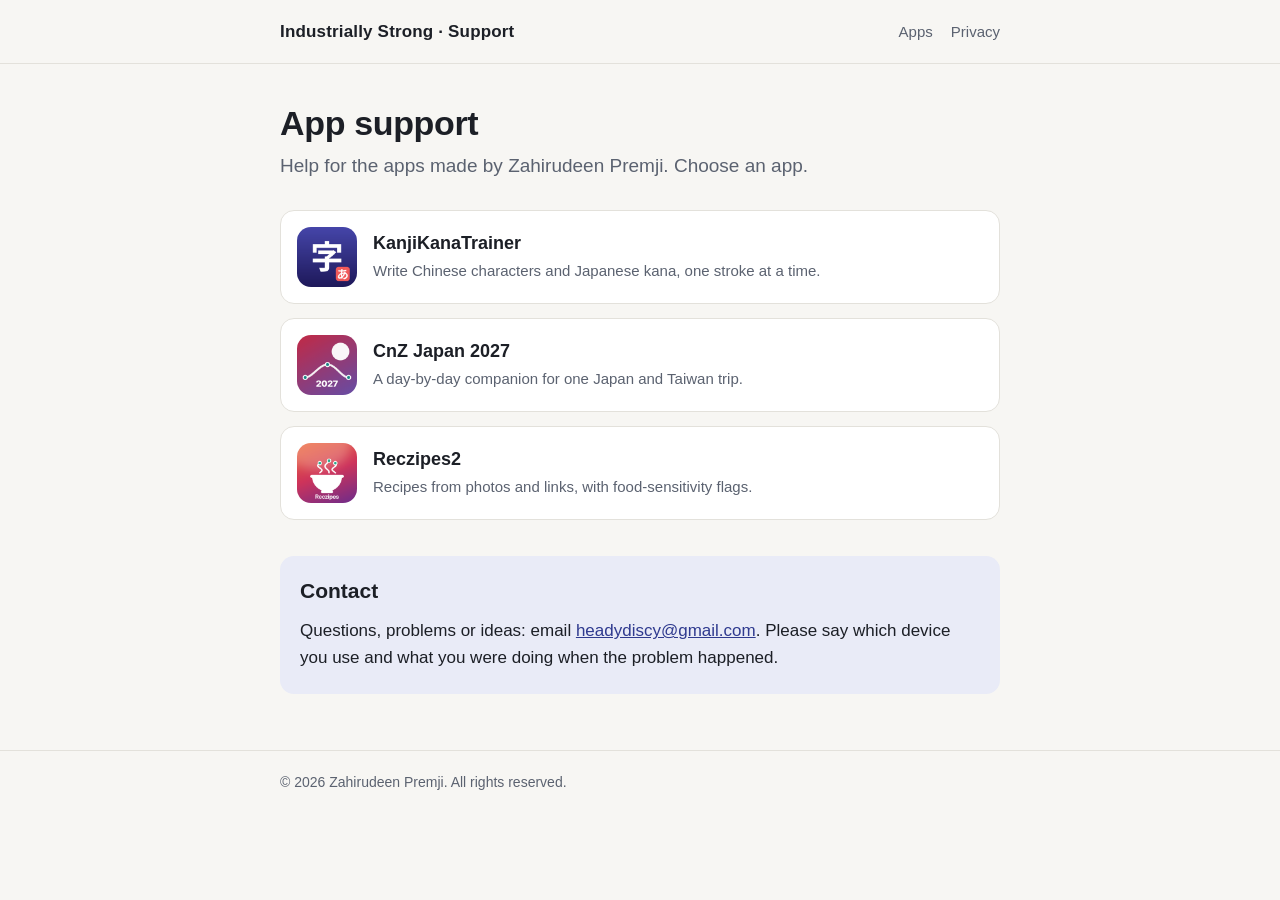
<file: index.html>
<!doctype html>
<html lang="en">
<head>
<meta charset="utf-8">
<meta name="viewport" content="width=device-width, initial-scale=1">
<title>Support · Industrially Strong</title>
<link rel="stylesheet" href="style.css">
</head>
<body>
<header class="site"><div class="wrap"><a class="brand" href="">Industrially Strong · Support</a><nav><a href="">Apps</a><a href="privacy/">Privacy</a></nav></div></header>
<main><div class="wrap">
<h1>App support</h1>
<p class="lede">Help for the apps made by Zahirudeen Premji. Choose an app.</p>
<div class="cards">
<a class="card" href="kanjikanatrainer/"><img src="icons/kanjikanatrainer.png" alt=""><div><strong>KanjiKanaTrainer</strong><span>Write Chinese characters and Japanese kana, one stroke at a time.</span></div></a>
<a class="card" href="cnz-japan-2027/"><img src="icons/cnz-japan-2027.png" alt=""><div><strong>CnZ Japan 2027</strong><span>A day-by-day companion for one Japan and Taiwan trip.</span></div></a>
<a class="card" href="reczipes2/"><img src="icons/reczipes2.png" alt=""><div><strong>Reczipes2</strong><span>Recipes from photos and links, with food-sensitivity flags.</span></div></a>
</div>
<div class="contact">
<h2 style="margin-top:0">Contact</h2>
<p>Questions, problems or ideas: email <a href="mailto:headydiscy@gmail.com?subject=App%20support">headydiscy@gmail.com</a>. Please say which device you use and what you were doing when the problem happened.</p>
</div>
</div></main>
<footer><div class="wrap">© 2026 Zahirudeen Premji. All rights reserved.</div></footer>
</body>
</html>
</file>
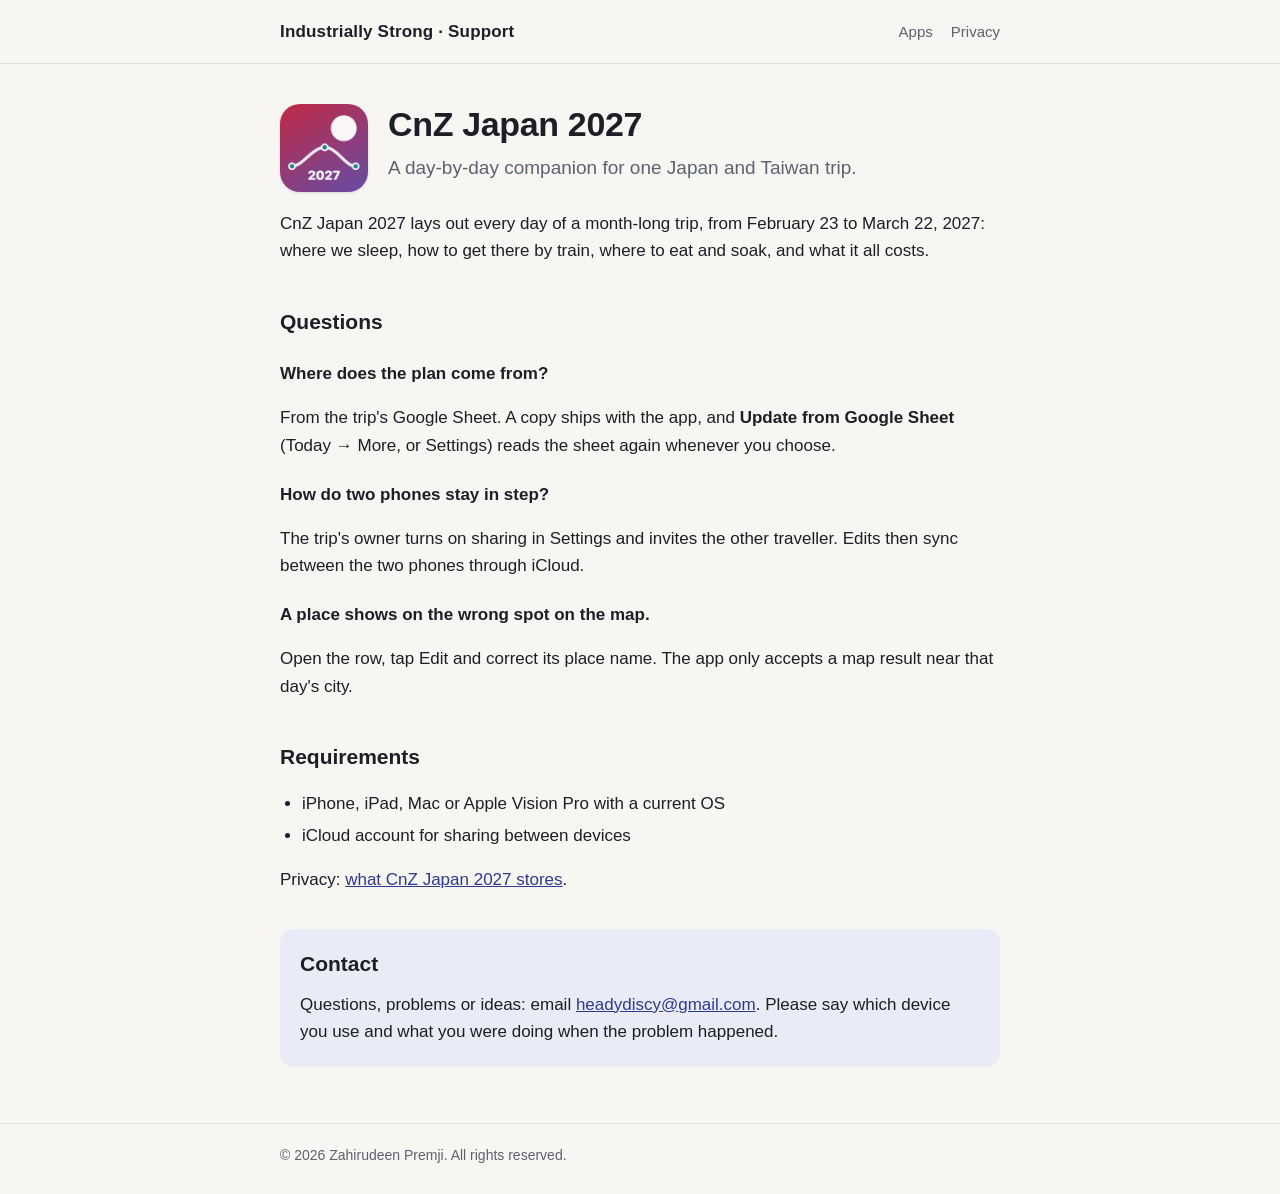
<file: cnz-japan-2027/index.html>
<!doctype html>
<html lang="en">
<head>
<meta charset="utf-8">
<meta name="viewport" content="width=device-width, initial-scale=1">
<title>CnZ Japan 2027 Support</title>
<link rel="stylesheet" href="../style.css">
</head>
<body>
<header class="site"><div class="wrap"><a class="brand" href="../">Industrially Strong · Support</a><nav><a href="../">Apps</a><a href="../privacy/">Privacy</a></nav></div></header>
<main><div class="wrap">
<div class="app-head"><img src="../icons/cnz-japan-2027.png" alt="CnZ Japan 2027 icon"><div><h1>CnZ Japan 2027</h1><p class="lede">A day-by-day companion for one Japan and Taiwan trip.</p></div></div>
<p>CnZ Japan 2027 lays out every day of a month-long trip, from February 23 to March 22, 2027: where we sleep, how to get there by train, where to eat and soak, and what it all costs.</p>

<h2>Questions</h2>
<h3>Where does the plan come from?</h3>
<p>From the trip's Google Sheet. A copy ships with the app, and <strong>Update from Google Sheet</strong> (Today → More, or Settings) reads the sheet again whenever you choose.</p>
<h3>How do two phones stay in step?</h3>
<p>The trip's owner turns on sharing in Settings and invites the other traveller. Edits then sync between the two phones through iCloud.</p>
<h3>A place shows on the wrong spot on the map.</h3>
<p>Open the row, tap Edit and correct its place name. The app only accepts a map result near that day's city.</p>

<h2>Requirements</h2>
<ul><li>iPhone, iPad, Mac or Apple Vision Pro with a current OS</li><li>iCloud account for sharing between devices</li></ul>
<p>Privacy: <a href="../privacy/#cnz-japan-2027">what CnZ Japan 2027 stores</a>.</p>
<div class="contact">
<h2 style="margin-top:0">Contact</h2>
<p>Questions, problems or ideas: email <a href="mailto:headydiscy@gmail.com?subject=CnZ%20Japan%202027%20support">headydiscy@gmail.com</a>. Please say which device you use and what you were doing when the problem happened.</p>
</div>
</div></main>
<footer><div class="wrap">© 2026 Zahirudeen Premji. All rights reserved.</div></footer>
</body>
</html>
</file>
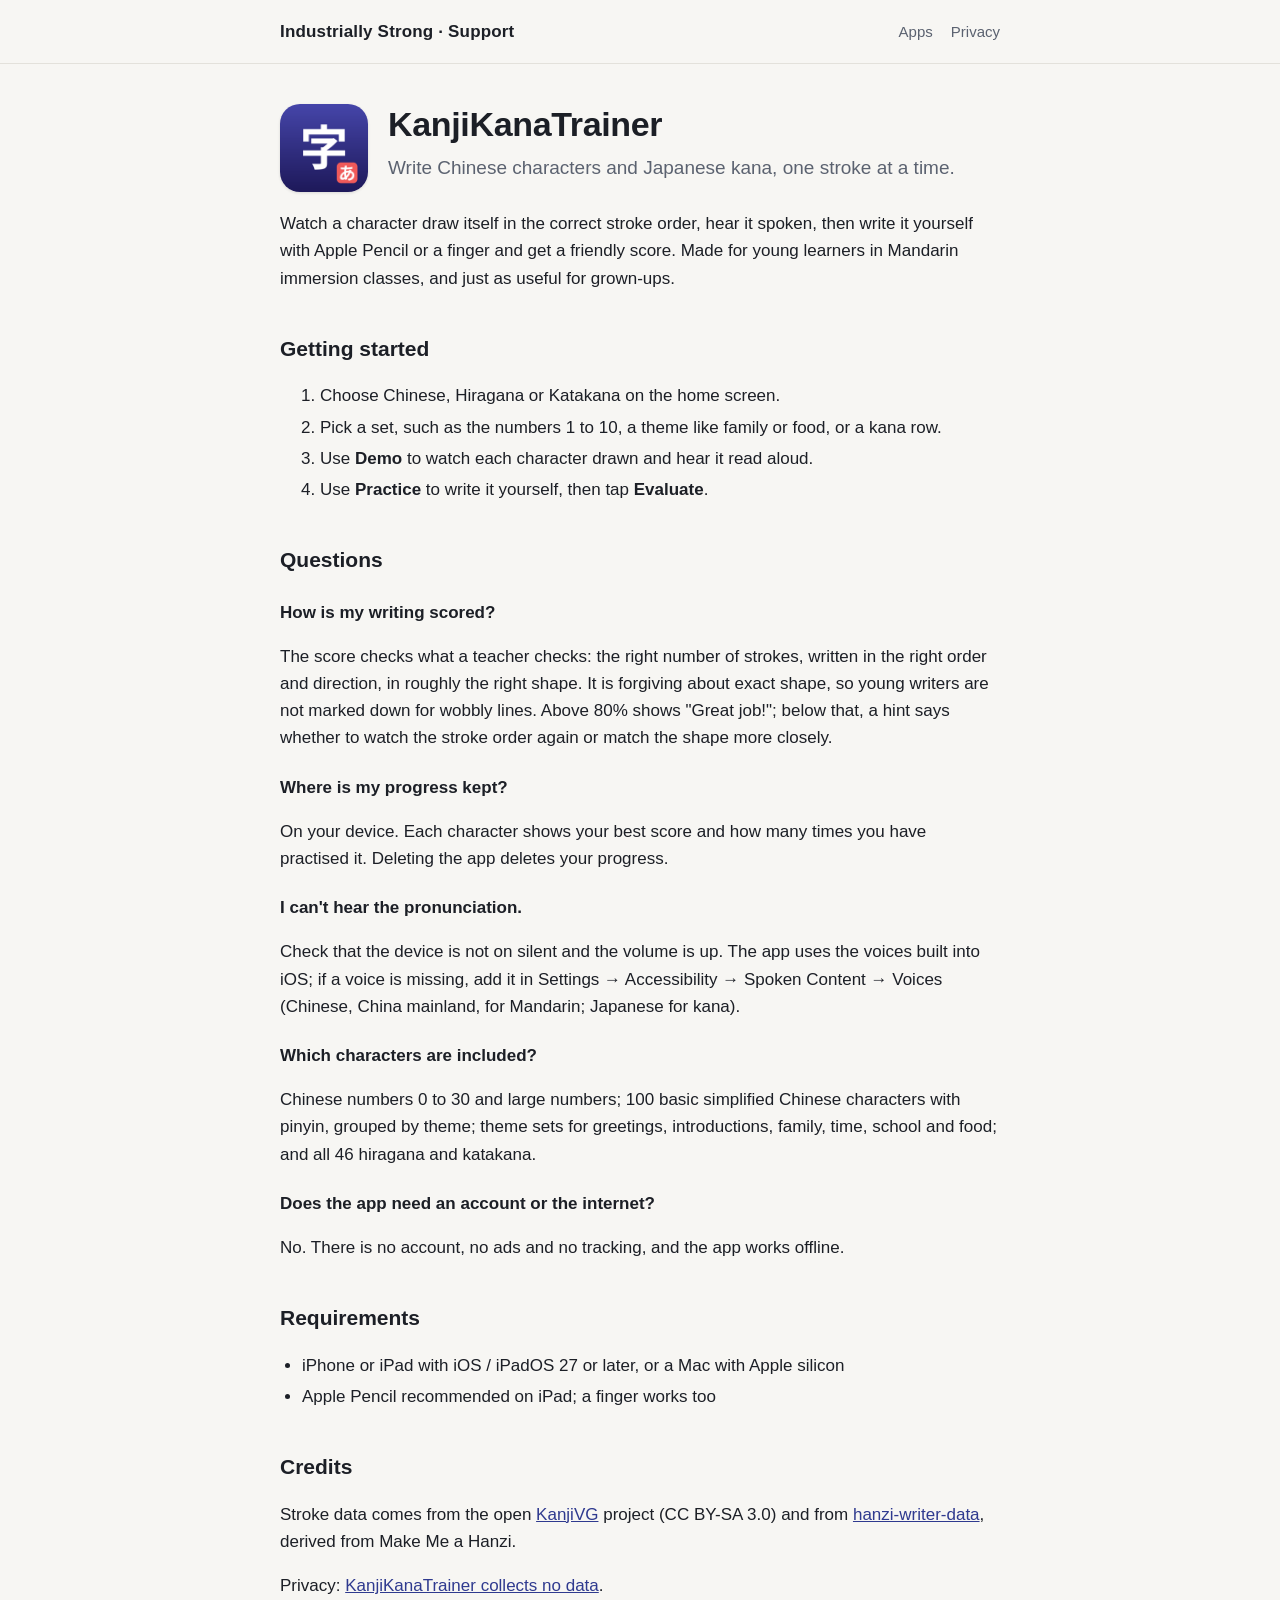
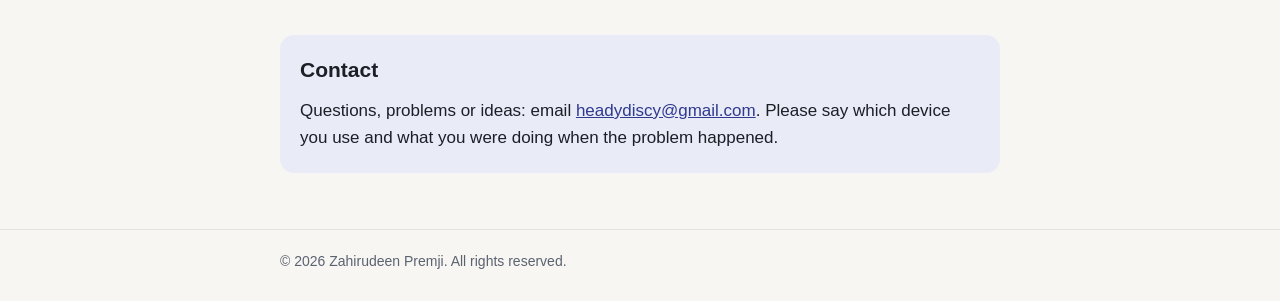
<file: kanjikanatrainer/index.html>
<!doctype html>
<html lang="en">
<head>
<meta charset="utf-8">
<meta name="viewport" content="width=device-width, initial-scale=1">
<title>KanjiKanaTrainer Support</title>
<link rel="stylesheet" href="../style.css">
</head>
<body>
<header class="site"><div class="wrap"><a class="brand" href="../">Industrially Strong · Support</a><nav><a href="../">Apps</a><a href="../privacy/">Privacy</a></nav></div></header>
<main><div class="wrap">
<div class="app-head"><img src="../icons/kanjikanatrainer.png" alt="KanjiKanaTrainer icon"><div><h1>KanjiKanaTrainer</h1><p class="lede">Write Chinese characters and Japanese kana, one stroke at a time.</p></div></div>
<p>Watch a character draw itself in the correct stroke order, hear it spoken, then write it yourself with Apple Pencil or a finger and get a friendly score. Made for young learners in Mandarin immersion classes, and just as useful for grown-ups.</p>

<h2>Getting started</h2>
<ol>
<li>Choose Chinese, Hiragana or Katakana on the home screen.</li>
<li>Pick a set, such as the numbers 1 to 10, a theme like family or food, or a kana row.</li>
<li>Use <strong>Demo</strong> to watch each character drawn and hear it read aloud.</li>
<li>Use <strong>Practice</strong> to write it yourself, then tap <strong>Evaluate</strong>.</li>
</ol>

<h2>Questions</h2>
<h3>How is my writing scored?</h3>
<p>The score checks what a teacher checks: the right number of strokes, written in the right order and direction, in roughly the right shape. It is forgiving about exact shape, so young writers are not marked down for wobbly lines. Above 80% shows "Great job!"; below that, a hint says whether to watch the stroke order again or match the shape more closely.</p>
<h3>Where is my progress kept?</h3>
<p>On your device. Each character shows your best score and how many times you have practised it. Deleting the app deletes your progress.</p>
<h3>I can't hear the pronunciation.</h3>
<p>Check that the device is not on silent and the volume is up. The app uses the voices built into iOS; if a voice is missing, add it in Settings → Accessibility → Spoken Content → Voices (Chinese, China mainland, for Mandarin; Japanese for kana).</p>
<h3>Which characters are included?</h3>
<p>Chinese numbers 0 to 30 and large numbers; 100 basic simplified Chinese characters with pinyin, grouped by theme; theme sets for greetings, introductions, family, time, school and food; and all 46 hiragana and katakana.</p>
<h3>Does the app need an account or the internet?</h3>
<p>No. There is no account, no ads and no tracking, and the app works offline.</p>

<h2>Requirements</h2>
<ul><li>iPhone or iPad with iOS / iPadOS 27 or later, or a Mac with Apple silicon</li><li>Apple Pencil recommended on iPad; a finger works too</li></ul>

<h2>Credits</h2>
<p>Stroke data comes from the open <a href="https://kanjivg.tagaini.net">KanjiVG</a> project (CC BY-SA 3.0) and from <a href="https://github.com/chanind/hanzi-writer-data">hanzi-writer-data</a>, derived from Make Me a Hanzi.</p>
<p>Privacy: <a href="../privacy/#kanjikanatrainer">KanjiKanaTrainer collects no data</a>.</p>
<div class="contact">
<h2 style="margin-top:0">Contact</h2>
<p>Questions, problems or ideas: email <a href="mailto:headydiscy@gmail.com?subject=KanjiKanaTrainer%20support">headydiscy@gmail.com</a>. Please say which device you use and what you were doing when the problem happened.</p>
</div>
</div></main>
<footer><div class="wrap">© 2026 Zahirudeen Premji. All rights reserved.</div></footer>
</body>
</html>
</file>
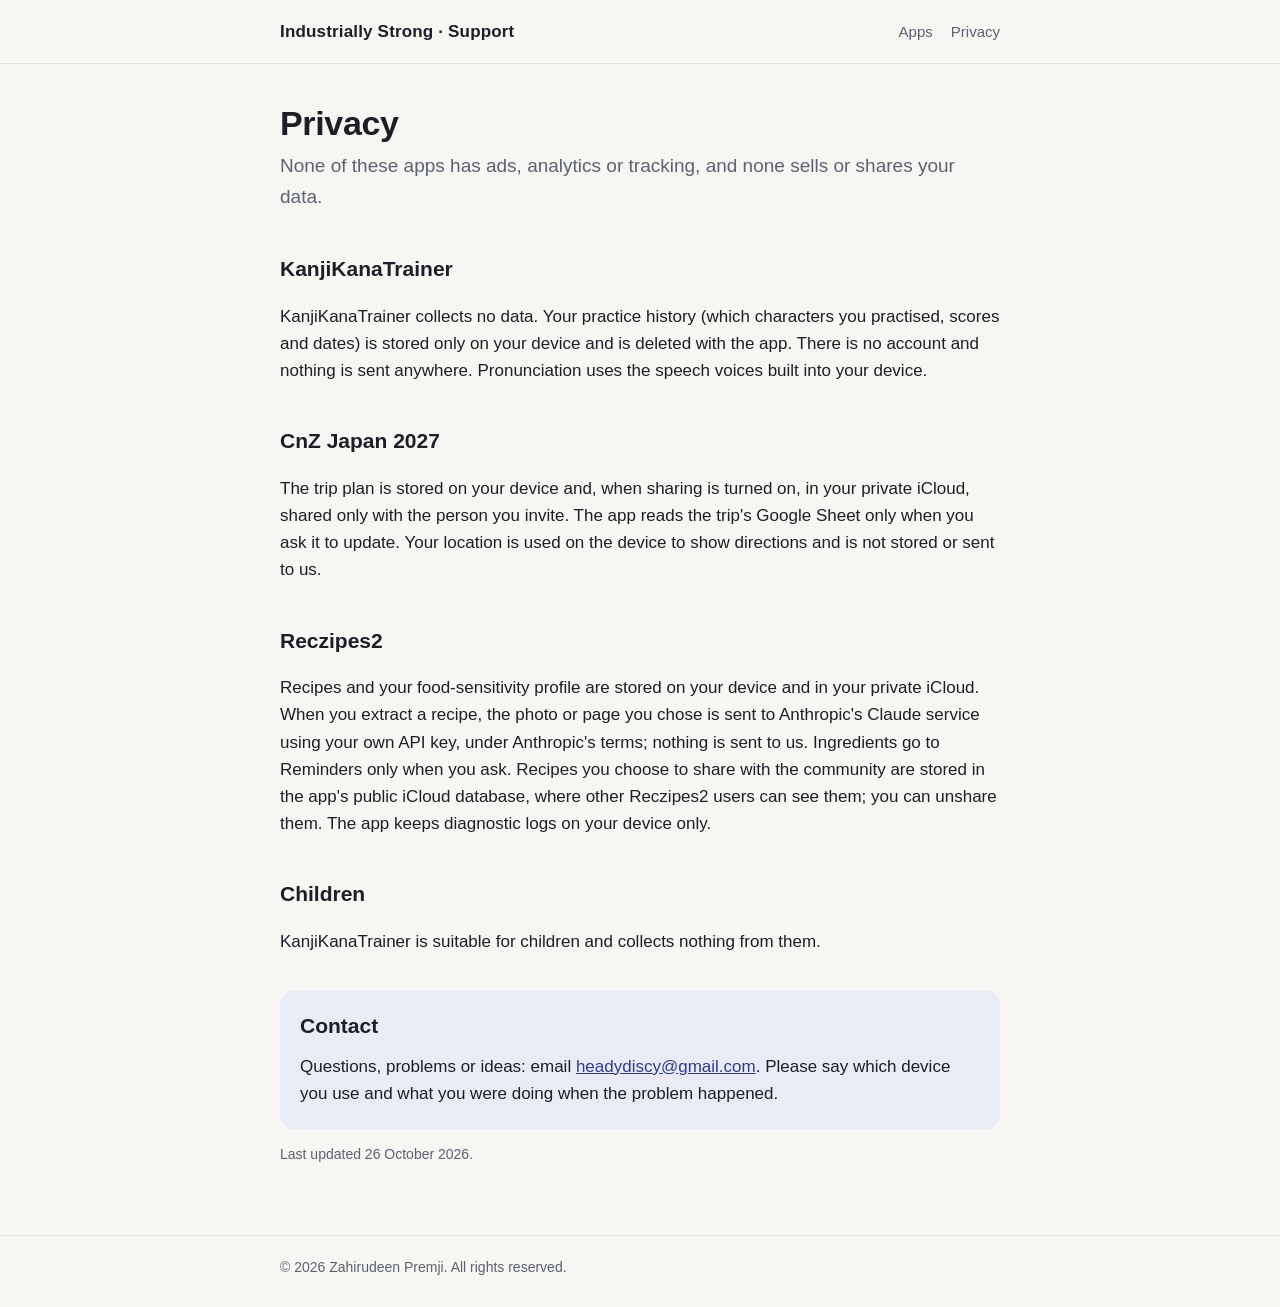
<file: privacy/index.html>
<!doctype html>
<html lang="en">
<head>
<meta charset="utf-8">
<meta name="viewport" content="width=device-width, initial-scale=1">
<title>Privacy · Industrially Strong</title>
<link rel="stylesheet" href="../style.css">
</head>
<body>
<header class="site"><div class="wrap"><a class="brand" href="../">Industrially Strong · Support</a><nav><a href="../">Apps</a><a href="../privacy/">Privacy</a></nav></div></header>
<main><div class="wrap">
<h1>Privacy</h1>
<p class="lede">None of these apps has ads, analytics or tracking, and none sells or shares your data.</p>

<h2 id="kanjikanatrainer">KanjiKanaTrainer</h2>
<p>KanjiKanaTrainer collects no data. Your practice history (which characters you practised, scores and dates) is stored only on your device and is deleted with the app. There is no account and nothing is sent anywhere. Pronunciation uses the speech voices built into your device.</p>

<h2 id="cnz-japan-2027">CnZ Japan 2027</h2>
<p>The trip plan is stored on your device and, when sharing is turned on, in your private iCloud, shared only with the person you invite. The app reads the trip's Google Sheet only when you ask it to update. Your location is used on the device to show directions and is not stored or sent to us.</p>

<h2 id="reczipes2">Reczipes2</h2>
<p>Recipes and your food-sensitivity profile are stored on your device and in your private iCloud. When you extract a recipe, the photo or page you chose is sent to Anthropic's Claude service using your own API key, under Anthropic's terms; nothing is sent to us. Ingredients go to Reminders only when you ask. Recipes you choose to share with the community are stored in the app's public iCloud database, where other Reczipes2 users can see them; you can unshare them. The app keeps diagnostic logs on your device only.</p>

<h2>Children</h2>
<p>KanjiKanaTrainer is suitable for children and collects nothing from them.</p>
<div class="contact">
<h2 style="margin-top:0">Contact</h2>
<p>Questions, problems or ideas: email <a href="mailto:headydiscy@gmail.com?subject=Privacy%20support">headydiscy@gmail.com</a>. Please say which device you use and what you were doing when the problem happened.</p>
</div>
<p style="color:var(--muted);font-size:14px">Last updated 26 October 2026.</p>
</div></main>
<footer><div class="wrap">© 2026 Zahirudeen Premji. All rights reserved.</div></footer>
</body>
</html>
</file>
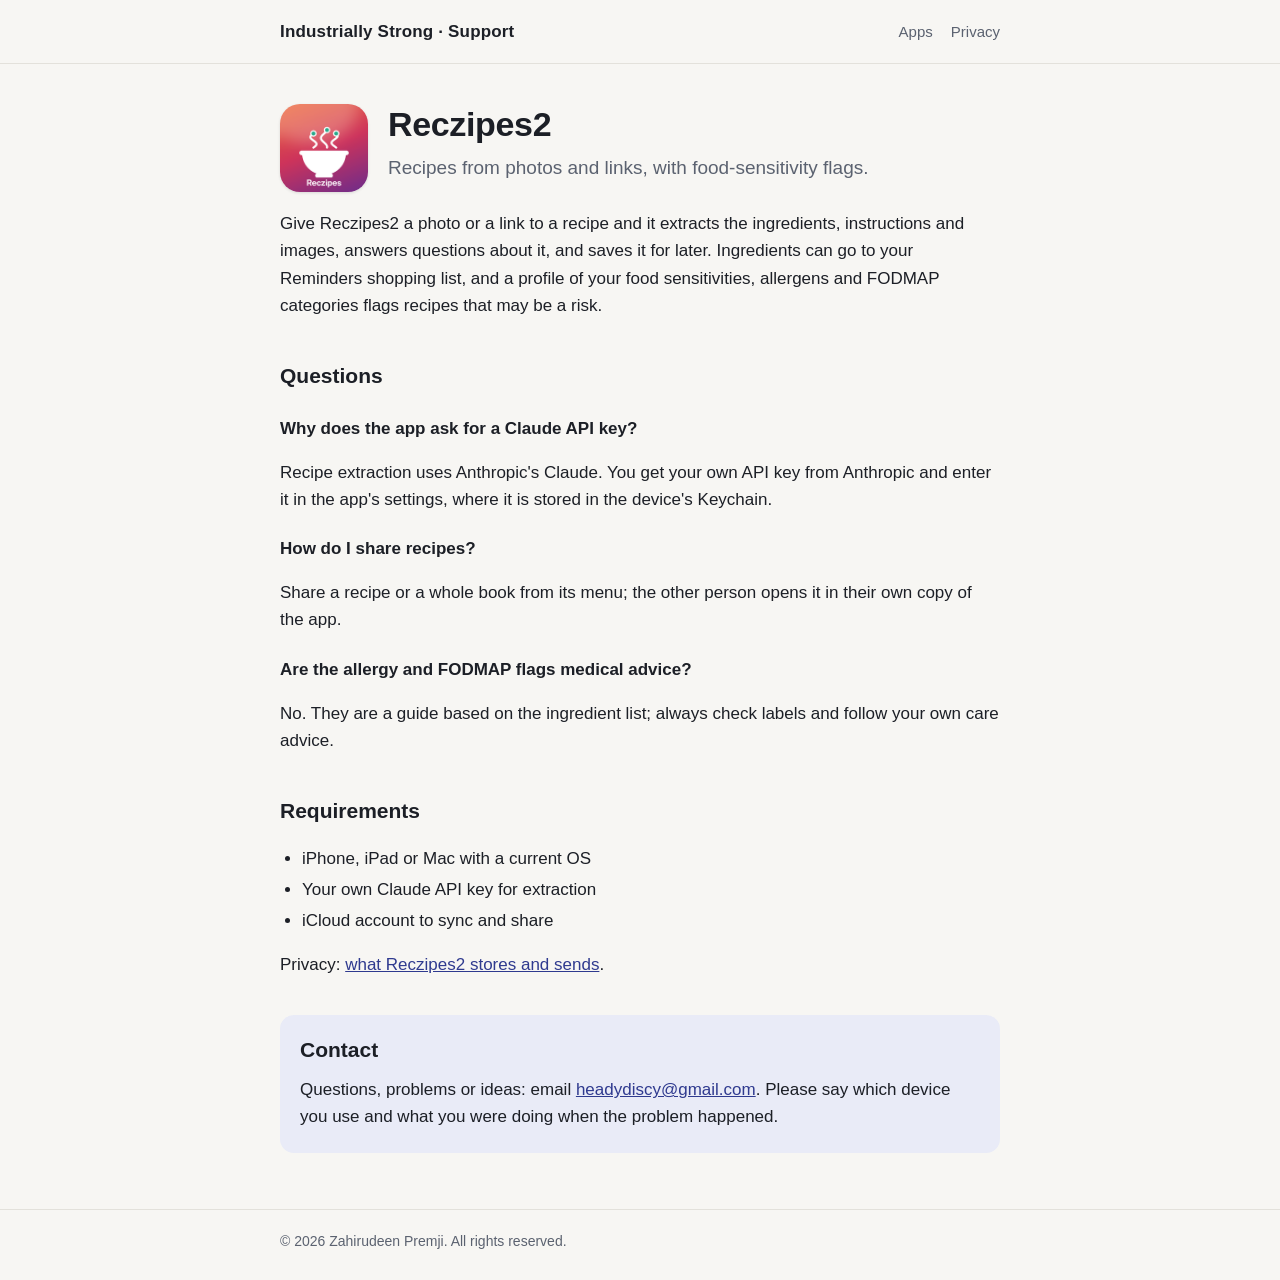
<file: reczipes2/index.html>
<!doctype html>
<html lang="en">
<head>
<meta charset="utf-8">
<meta name="viewport" content="width=device-width, initial-scale=1">
<title>Reczipes2 Support</title>
<link rel="stylesheet" href="../style.css">
</head>
<body>
<header class="site"><div class="wrap"><a class="brand" href="../">Industrially Strong · Support</a><nav><a href="../">Apps</a><a href="../privacy/">Privacy</a></nav></div></header>
<main><div class="wrap">
<div class="app-head"><img src="../icons/reczipes2.png" alt="Reczipes2 icon"><div><h1>Reczipes2</h1><p class="lede">Recipes from photos and links, with food-sensitivity flags.</p></div></div>
<p>Give Reczipes2 a photo or a link to a recipe and it extracts the ingredients, instructions and images, answers questions about it, and saves it for later. Ingredients can go to your Reminders shopping list, and a profile of your food sensitivities, allergens and FODMAP categories flags recipes that may be a risk.</p>

<h2>Questions</h2>
<h3>Why does the app ask for a Claude API key?</h3>
<p>Recipe extraction uses Anthropic's Claude. You get your own API key from Anthropic and enter it in the app's settings, where it is stored in the device's Keychain.</p>
<h3>How do I share recipes?</h3>
<p>Share a recipe or a whole book from its menu; the other person opens it in their own copy of the app.</p>
<h3>Are the allergy and FODMAP flags medical advice?</h3>
<p>No. They are a guide based on the ingredient list; always check labels and follow your own care advice.</p>

<h2>Requirements</h2>
<ul><li>iPhone, iPad or Mac with a current OS</li><li>Your own Claude API key for extraction</li><li>iCloud account to sync and share</li></ul>
<p>Privacy: <a href="../privacy/#reczipes2">what Reczipes2 stores and sends</a>.</p>
<div class="contact">
<h2 style="margin-top:0">Contact</h2>
<p>Questions, problems or ideas: email <a href="mailto:headydiscy@gmail.com?subject=Reczipes2%20support">headydiscy@gmail.com</a>. Please say which device you use and what you were doing when the problem happened.</p>
</div>
</div></main>
<footer><div class="wrap">© 2026 Zahirudeen Premji. All rights reserved.</div></footer>
</body>
</html>
</file>
<file: style.css>
:root {
  --bg: #f7f6f3;
  --surface: #ffffff;
  --text: #1c1f26;
  --muted: #5b6270;
  --rule: #e3e1db;
  --accent: #2f3a8f;
  --accent-soft: #e9ebf7;
  color-scheme: light dark;
}
@media (prefers-color-scheme: dark) {
  :root {
    --bg: #14161b;
    --surface: #1c1f26;
    --text: #ecedf0;
    --muted: #a3a9b6;
    --rule: #2d313b;
    --accent: #9aa6ff;
    --accent-soft: #252a45;
  }
}
* { box-sizing: border-box; }
html { -webkit-text-size-adjust: 100%; }
body {
  margin: 0;
  background: var(--bg);
  color: var(--text);
  font: 17px/1.6 -apple-system, BlinkMacSystemFont, "SF Pro Text", "Segoe UI", Roboto, sans-serif;
}
a { color: var(--accent); }
.wrap { max-width: 760px; margin: 0 auto; padding: 0 20px; }
header.site { border-bottom: 1px solid var(--rule); }
header.site .wrap { display: flex; align-items: center; justify-content: space-between; gap: 16px; padding-top: 18px; padding-bottom: 18px; }
header.site a.brand { color: var(--text); text-decoration: none; font-weight: 650; letter-spacing: .01em; }
header.site nav a { color: var(--muted); text-decoration: none; margin-left: 18px; font-size: 15px; }
header.site nav a:hover { color: var(--text); }
main { padding: 40px 0 56px; }
h1 { font-size: 34px; line-height: 1.15; margin: 0 0 8px; letter-spacing: -.01em; }
h2 { font-size: 21px; margin: 40px 0 10px; }
h3 { font-size: 17px; margin: 22px 0 4px; }
p.lede { color: var(--muted); font-size: 19px; margin: 0 0 8px; }
.app-head { display: flex; align-items: center; gap: 20px; margin-bottom: 18px; }
.app-head img { width: 88px; height: 88px; border-radius: 20px; box-shadow: 0 1px 3px rgba(0,0,0,.12); flex: none; }
.cards { display: grid; gap: 14px; margin-top: 28px; }
.card { display: flex; gap: 16px; align-items: center; background: var(--surface); border: 1px solid var(--rule); border-radius: 14px; padding: 16px; text-decoration: none; color: var(--text); }
.card:hover { border-color: var(--accent); }
.card img { width: 60px; height: 60px; border-radius: 14px; flex: none; }
.card strong { display: block; font-size: 18px; }
.card span { color: var(--muted); font-size: 15px; }
.contact { background: var(--accent-soft); border-radius: 14px; padding: 18px 20px; margin-top: 36px; }
.contact p { margin: 4px 0; }
ul { padding-left: 22px; }
li { margin: 4px 0; }
footer { border-top: 1px solid var(--rule); color: var(--muted); font-size: 14px; }
footer .wrap { padding-top: 20px; padding-bottom: 28px; }
@media (max-width: 520px) {
  h1 { font-size: 28px; }
  header.site nav a { margin-left: 12px; }
  .app-head img { width: 68px; height: 68px; border-radius: 16px; }
}
</file>
